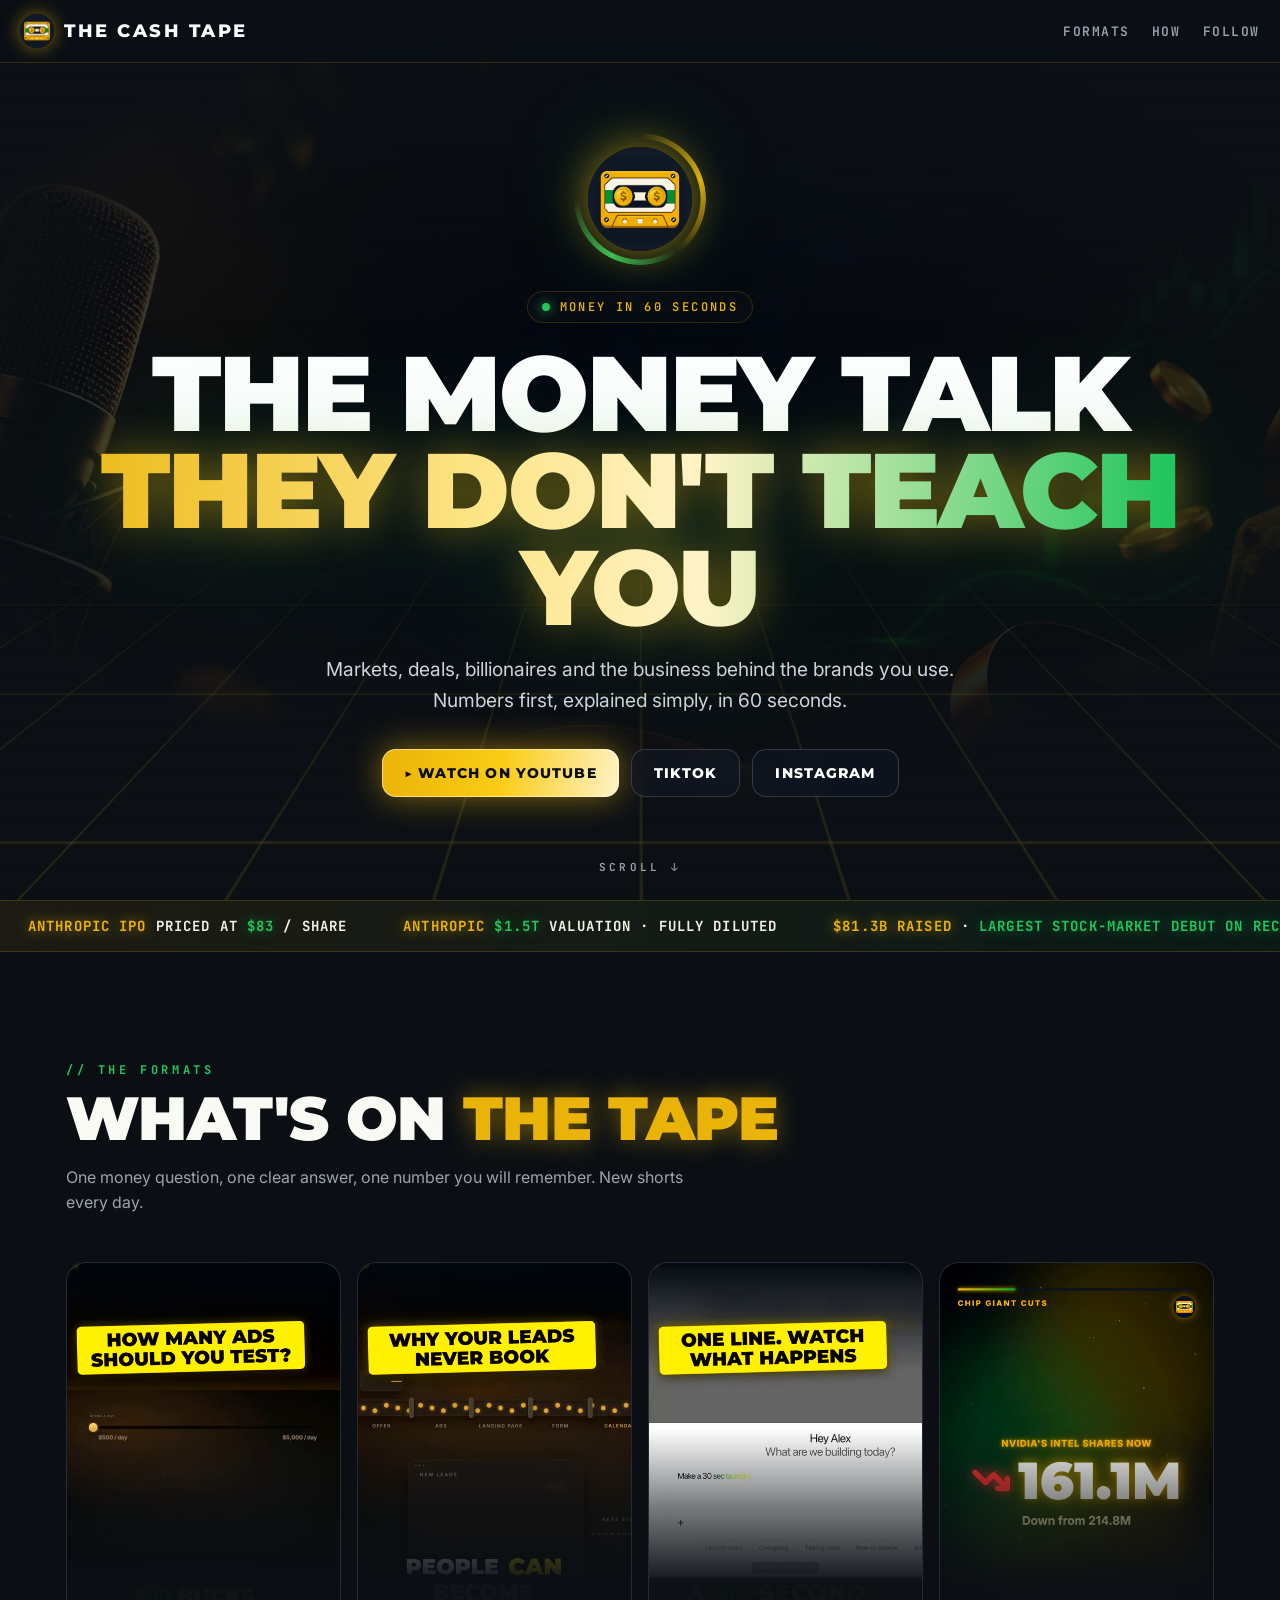
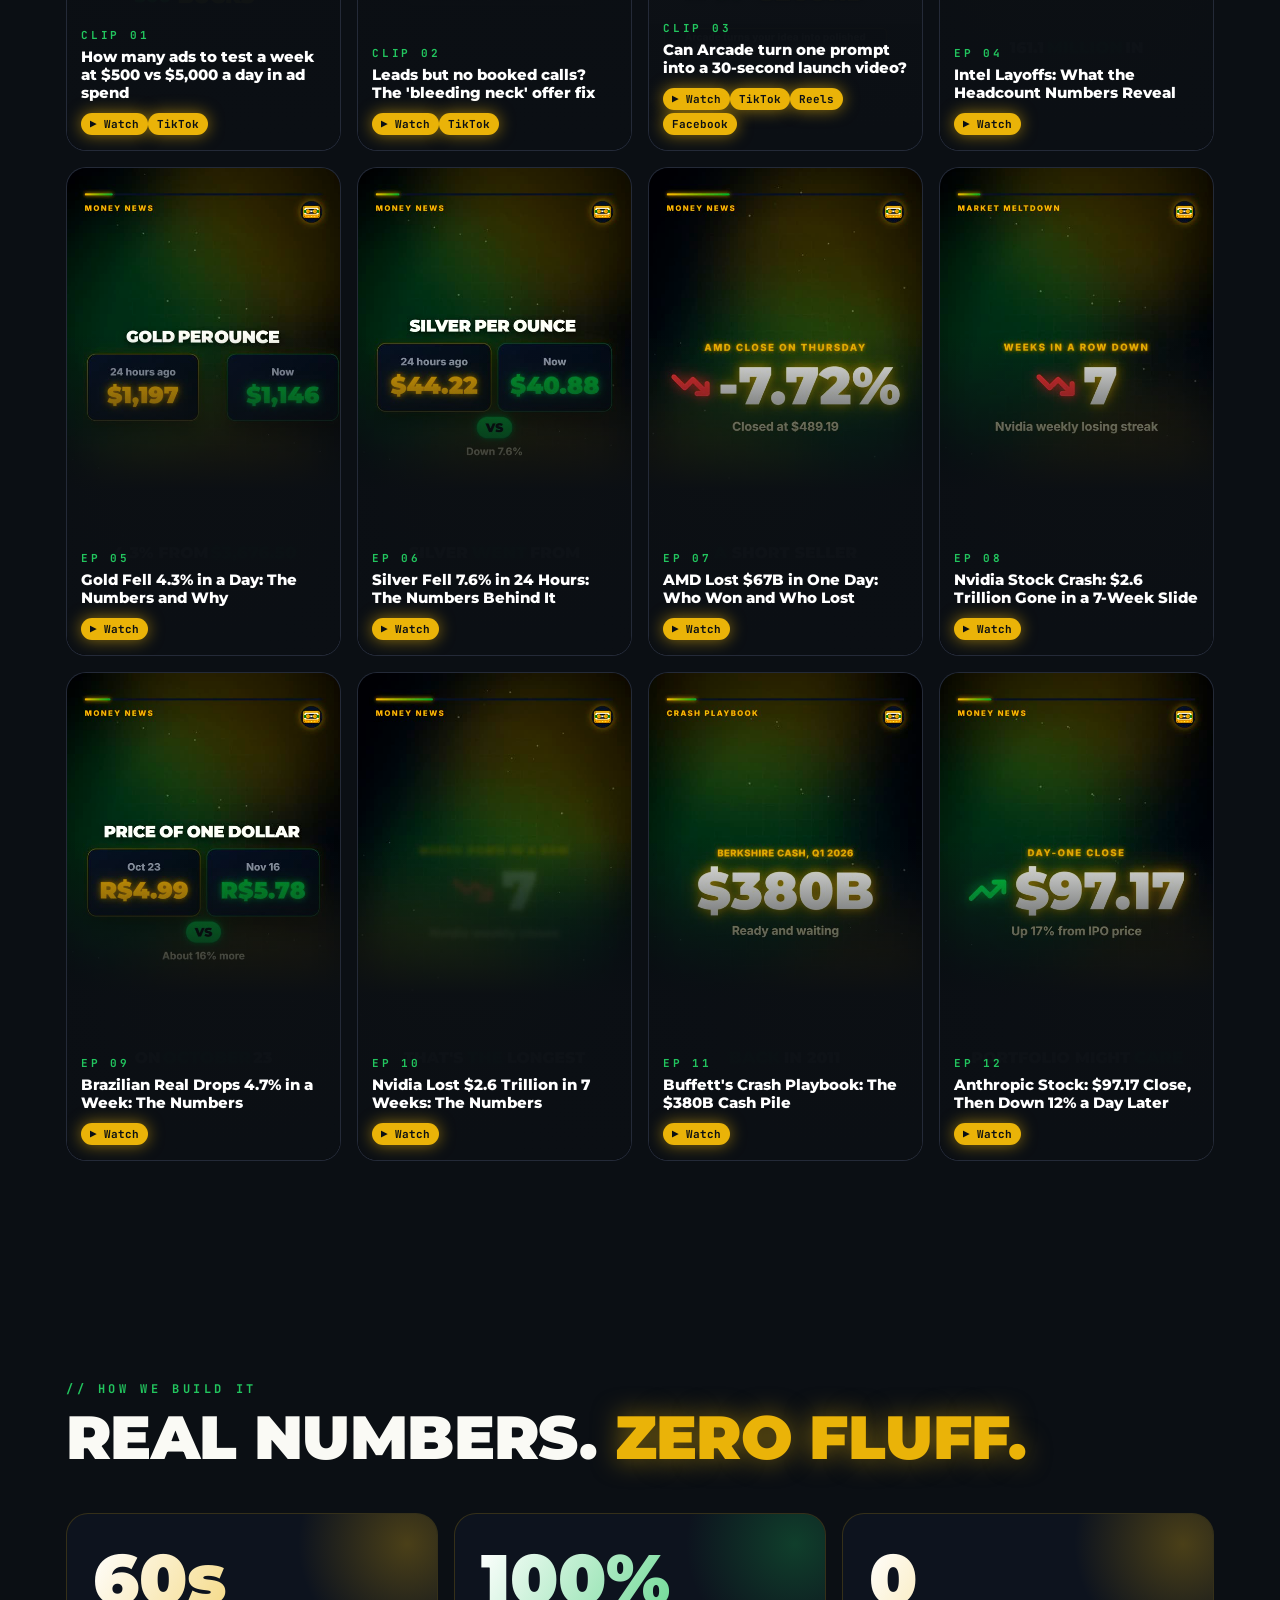
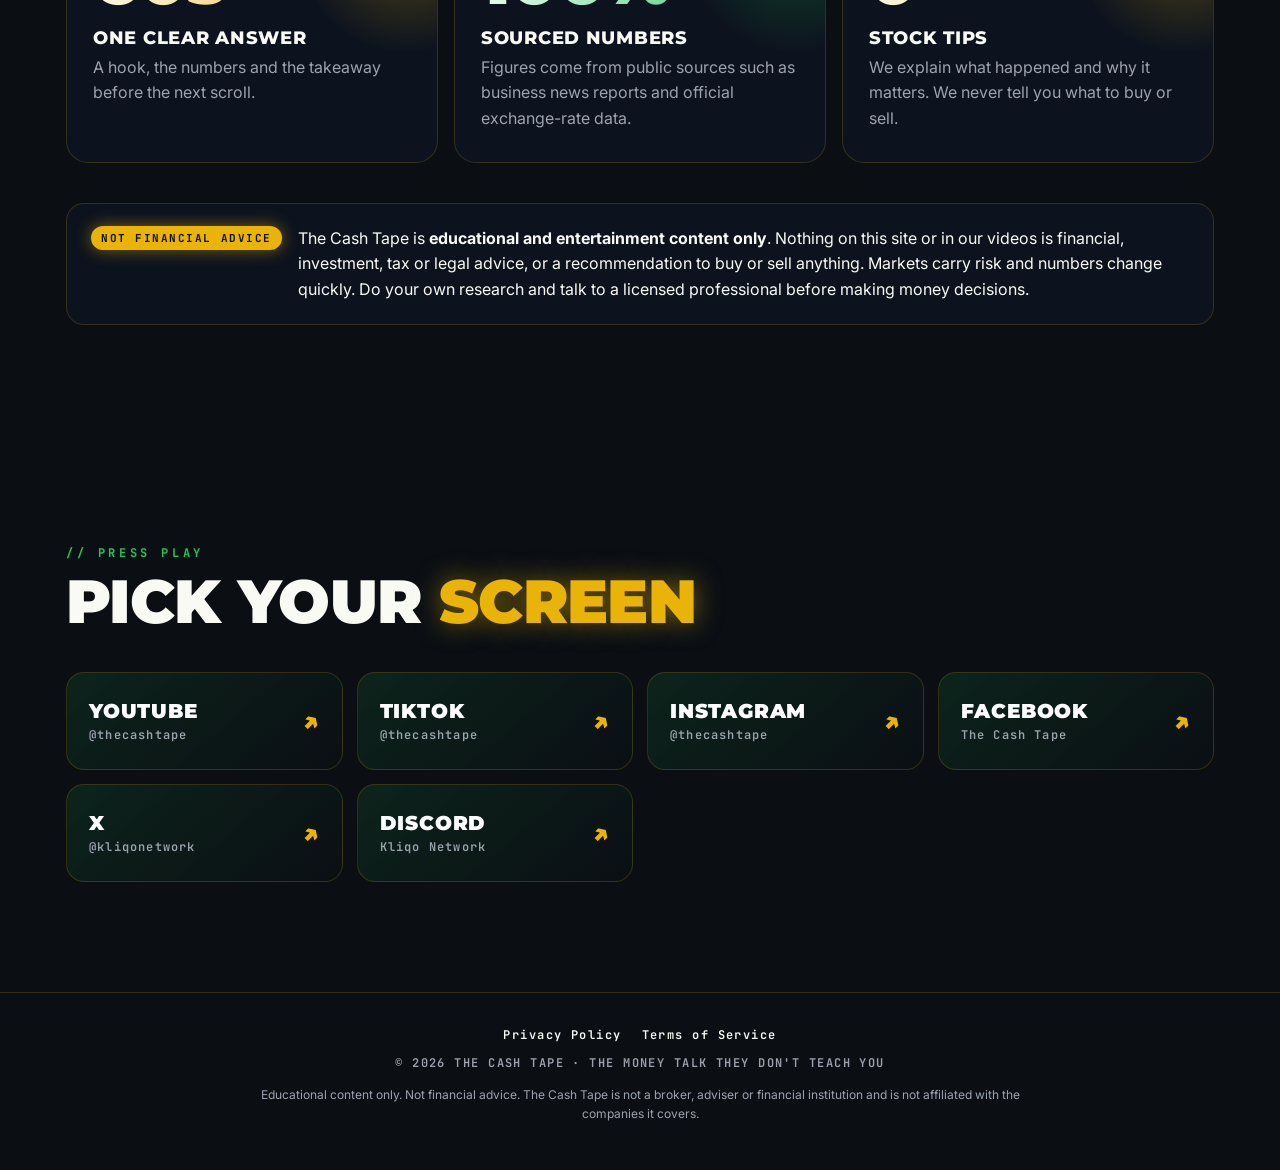
<file: index.html>
<!doctype html>
<html lang="en">
<head>
<meta charset="utf-8">
<meta name="viewport" content="width=device-width, initial-scale=1">
<title>The Cash Tape</title>
<meta name="description" content="The money talk they don't teach you, in 60 seconds. Markets, business and money stories on YouTube, TikTok, Instagram and Facebook. Educational only, not financial advice.">
<meta name="theme-color" content="#0B0F14">
<meta property="og:title" content="The Cash Tape">
<meta property="og:description" content="The money talk they don't teach you, in 60 seconds.">
<meta property="og:image" content="https://infnitycompany-collab.github.io/cashtape/img/hero.webp">
<link rel="icon" href="logo.png">
<link rel="preconnect" href="https://fonts.googleapis.com">
<link rel="preconnect" href="https://fonts.gstatic.com" crossorigin>
<link href="https://fonts.googleapis.com/css2?family=Montserrat:wght@800;900&family=Inter:wght@400;600&family=JetBrains+Mono:wght@600;700&display=swap" rel="stylesheet">
<link rel="stylesheet" href="style.css">
</head>
<body>

<header class="bar">
  <a class="brand" href="#top"><img src="img/logo.webp" alt="">THE CASH TAPE</a>
  <nav><a href="#formats">Formats</a><a href="#how">How</a><a href="#follow">Follow</a></nav>
</header>

<section class="hero" id="top">
  <div class="grid-floor"></div>
  <div class="scan"></div>
  <div>
    <div class="orb"><img src="img/logo.webp" alt="The Cash Tape logo"></div>
    <span class="eyebrow"><i></i>Money in 60 seconds</span>
    <h1>The money talk<span class="hdr">they don't teach you</span></h1>
    <p class="lead">Markets, deals, billionaires and the business behind the brands you use. Numbers first, explained simply, in 60 seconds.</p>
    <div class="cta">
      <a class="btn primary" href="https://www.youtube.com/channel/UCwDyGBjPBko_zP_C7HvWenQ">▶ Watch on YouTube</a>
      <a class="btn" href="https://www.tiktok.com/@thecashtape">TikTok</a>
      <a class="btn" href="https://www.instagram.com/thecashtape/">Instagram</a>
    </div>
  </div>
  <div class="scroll-hint">SCROLL ↓</div>
</section>

<div class="ticker" aria-label="Facts from our episodes">
  <div class="ticker-track">
    <span><b>ANTHROPIC IPO</b> PRICED AT <em>$83</em> / SHARE</span>
    <span><b>ANTHROPIC</b> <em>$1.5T</em> VALUATION · FULLY DILUTED</span>
    <span><b>$81.3B RAISED</b> · <em>LARGEST STOCK-MARKET DEBUT ON RECORD</em></span>
    <span><b>NASDAQ TICKER</b> <em>ANT</em></span>
    <span><b>BRAZILIAN REAL</b> <em>-4.7%</em> VS USD · NOV 11-18</span>
    <span><b>NOT FINANCIAL ADVICE</b> · <em>EDUCATIONAL ONLY</em></span>
    <span aria-hidden="true"><b>ANTHROPIC IPO</b> PRICED AT <em>$83</em> / SHARE</span>
    <span aria-hidden="true"><b>ANTHROPIC</b> <em>$1.5T</em> VALUATION · FULLY DILUTED</span>
    <span aria-hidden="true"><b>$81.3B RAISED</b> · <em>LARGEST STOCK-MARKET DEBUT ON RECORD</em></span>
    <span aria-hidden="true"><b>NASDAQ TICKER</b> <em>ANT</em></span>
    <span aria-hidden="true"><b>BRAZILIAN REAL</b> <em>-4.7%</em> VS USD · NOV 11-18</span>
    <span aria-hidden="true"><b>NOT FINANCIAL ADVICE</b> · <em>EDUCATIONAL ONLY</em></span>
  </div>
</div>

<section id="formats">
  <div class="wrap">
    <div class="reveal">
      <div class="kicker">// The formats</div>
      <h2>What's on <span>the tape</span></h2>
      <p class="sub">One money question, one clear answer, one number you will remember. New shorts every day.</p>
    </div>
    <div class="eps">
      <a class="ep reveal" href="https://www.youtube.com/shorts/ASxbcXgwhzQ">
        <img src="img/ep_ASxbcXgwhzQ.jpg" alt="" loading="lazy">
        <div class="meta"><div class="num">CLIP 01</div><h3>How many ads to test a week at $500 vs $5,000 a day in ad spend</h3><span class="chip">▶ Watch</span><span class="chip">TikTok</span></div>
      </a>
      <a class="ep reveal" href="https://www.youtube.com/shorts/fEcH7XZ_js8">
        <img src="img/ep_fEcH7XZ_js8.jpg" alt="" loading="lazy">
        <div class="meta"><div class="num">CLIP 02</div><h3>Leads but no booked calls? The &#x27;bleeding neck&#x27; offer fix</h3><span class="chip">▶ Watch</span><span class="chip">TikTok</span></div>
      </a>
      <a class="ep reveal" href="https://www.youtube.com/shorts/DKPqQKjikF0">
        <img src="img/ep_DKPqQKjikF0.jpg" alt="" loading="lazy">
        <div class="meta"><div class="num">CLIP 03</div><h3>Can Arcade turn one prompt into a 30-second launch video?</h3><span class="chip">▶ Watch</span><span class="chip">TikTok</span><span class="chip">Reels</span><span class="chip">Facebook</span></div>
      </a>
      <a class="ep reveal" href="https://www.youtube.com/shorts/YFsiQZAW01E">
        <img src="img/ep_YFsiQZAW01E.jpg" alt="" loading="lazy">
        <div class="meta"><div class="num">EP 04</div><h3>Intel Layoffs: What the Headcount Numbers Reveal</h3><span class="chip">▶ Watch</span></div>
      </a>
      <a class="ep reveal" href="https://www.youtube.com/shorts/TCr8iJuz5xo">
        <img src="img/ep_TCr8iJuz5xo.jpg" alt="" loading="lazy">
        <div class="meta"><div class="num">EP 05</div><h3>Gold Fell 4.3% in a Day: The Numbers and Why</h3><span class="chip">▶ Watch</span></div>
      </a>
      <a class="ep reveal" href="https://www.youtube.com/shorts/4ctaHb4W8jg">
        <img src="img/ep_4ctaHb4W8jg.jpg" alt="" loading="lazy">
        <div class="meta"><div class="num">EP 06</div><h3>Silver Fell 7.6% in 24 Hours: The Numbers Behind It</h3><span class="chip">▶ Watch</span></div>
      </a>
      <a class="ep reveal" href="https://www.youtube.com/shorts/GrHqUVmEe0g">
        <img src="img/ep_GrHqUVmEe0g.jpg" alt="" loading="lazy">
        <div class="meta"><div class="num">EP 07</div><h3>AMD Lost $67B in One Day: Who Won and Who Lost</h3><span class="chip">▶ Watch</span></div>
      </a>
      <a class="ep reveal" href="https://www.youtube.com/shorts/_4Wm9TIyMEQ">
        <img src="img/ep__4Wm9TIyMEQ.jpg" alt="" loading="lazy">
        <div class="meta"><div class="num">EP 08</div><h3>Nvidia Stock Crash: $2.6 Trillion Gone in a 7-Week Slide</h3><span class="chip">▶ Watch</span></div>
      </a>
      <a class="ep reveal" href="https://www.youtube.com/shorts/OWYfmHqlL4U">
        <img src="img/ep_OWYfmHqlL4U.jpg" alt="" loading="lazy">
        <div class="meta"><div class="num">EP 09</div><h3>Brazilian Real Drops 4.7% in a Week: The Numbers</h3><span class="chip">▶ Watch</span></div>
      </a>
      <a class="ep reveal" href="https://www.youtube.com/shorts/XjAAr4kDPGA">
        <img src="img/ep_XjAAr4kDPGA.jpg" alt="" loading="lazy">
        <div class="meta"><div class="num">EP 10</div><h3>Nvidia Lost $2.6 Trillion in 7 Weeks: The Numbers</h3><span class="chip">▶ Watch</span></div>
      </a>
      <a class="ep reveal" href="https://www.youtube.com/shorts/gRdf015Y4A8">
        <img src="img/ep_gRdf015Y4A8.jpg" alt="" loading="lazy">
        <div class="meta"><div class="num">EP 11</div><h3>Buffett&#x27;s Crash Playbook: The $380B Cash Pile</h3><span class="chip">▶ Watch</span></div>
      </a>
      <a class="ep reveal" href="https://www.youtube.com/shorts/xqh6WpBowNA">
        <img src="img/ep_xqh6WpBowNA.jpg" alt="" loading="lazy">
        <div class="meta"><div class="num">EP 12</div><h3>Anthropic Stock: $97.17 Close, Then Down 12% a Day Later</h3><span class="chip">▶ Watch</span></div>
      </a>
    </div>
  </div>
</section>

<section id="how">
  <div class="wrap">
    <div class="reveal">
      <div class="kicker">// How we build it</div>
      <h2>Real numbers. <span>Zero fluff.</span></h2>
    </div>
    <div class="stats">
      <div class="stat reveal"><div class="big">60s</div><h3>One clear answer</h3><p>A hook, the numbers and the takeaway before the next scroll.</p></div>
      <div class="stat reveal"><div class="big">100%</div><h3>Sourced numbers</h3><p>Figures come from public sources such as business news reports and official exchange-rate data.</p></div>
      <div class="stat reveal"><div class="big">0</div><h3>Stock tips</h3><p>We explain what happened and why it matters. We never tell you what to buy or sell.</p></div>
    </div>
    <div class="notice reveal" role="note">
      <b>Not financial advice</b>
      <p>The Cash Tape is <strong>educational and entertainment content only</strong>. Nothing on this site or in our videos is
      financial, investment, tax or legal advice, or a recommendation to buy or sell anything. Markets carry risk and numbers change
      quickly. Do your own research and talk to a licensed professional before making money decisions.</p>
    </div>
  </div>
</section>

<section id="follow">
  <div class="wrap">
    <div class="reveal">
      <div class="kicker">// Press play</div>
      <h2>Pick your <span>screen</span></h2>
    </div>
    <div class="plats">
      <a class="plat reveal" href="https://www.youtube.com/channel/UCwDyGBjPBko_zP_C7HvWenQ"><span>YouTube<small>@thecashtape</small></span><span class="arrow">↗</span></a>
      <a class="plat reveal" href="https://www.tiktok.com/@thecashtape"><span>TikTok<small>@thecashtape</small></span><span class="arrow">↗</span></a>
      <a class="plat reveal" href="https://www.instagram.com/thecashtape/"><span>Instagram<small>@thecashtape</small></span><span class="arrow">↗</span></a>
      <a class="plat reveal" href="https://www.facebook.com/profile.php?id=61596690270419"><span>Facebook<small>The Cash Tape</small></span><span class="arrow">↗</span></a>
      <a class="plat reveal" href="https://x.com/kliqonetwork"><span>X<small>@kliqonetwork</small></span><span class="arrow">↗</span></a>
      <a class="plat reveal" href="https://discord.gg/Bvebma6bkj"><span>Discord<small>Kliqo Network</small></span><span class="arrow">↗</span></a>
    </div>
  </div>
</section>

<footer>
  <a href="privacy.html">Privacy Policy</a><a href="terms.html">Terms of Service</a>
  <p>© 2026 THE CASH TAPE · THE MONEY TALK THEY DON'T TEACH YOU</p>
  <p class="note">Educational content only. Not financial advice. The Cash Tape is not a broker, adviser or financial institution and is not
  affiliated with the companies it covers.</p>
</footer>

<script>
  // Reveal on scroll. Elements are only hidden once this script has added the .js class.
  document.documentElement.classList.add('js');
  const els = document.querySelectorAll('.reveal');
  if ('IntersectionObserver' in window) {
    const io = new IntersectionObserver(es => es.forEach(e => { if (e.isIntersecting) { e.target.classList.add('in'); io.unobserve(e.target); } }),
                                        { threshold: .12 });
    els.forEach(el => io.observe(el));
  } else { els.forEach(el => el.classList.add('in')); }
</script>
</body>
</html>
</file>
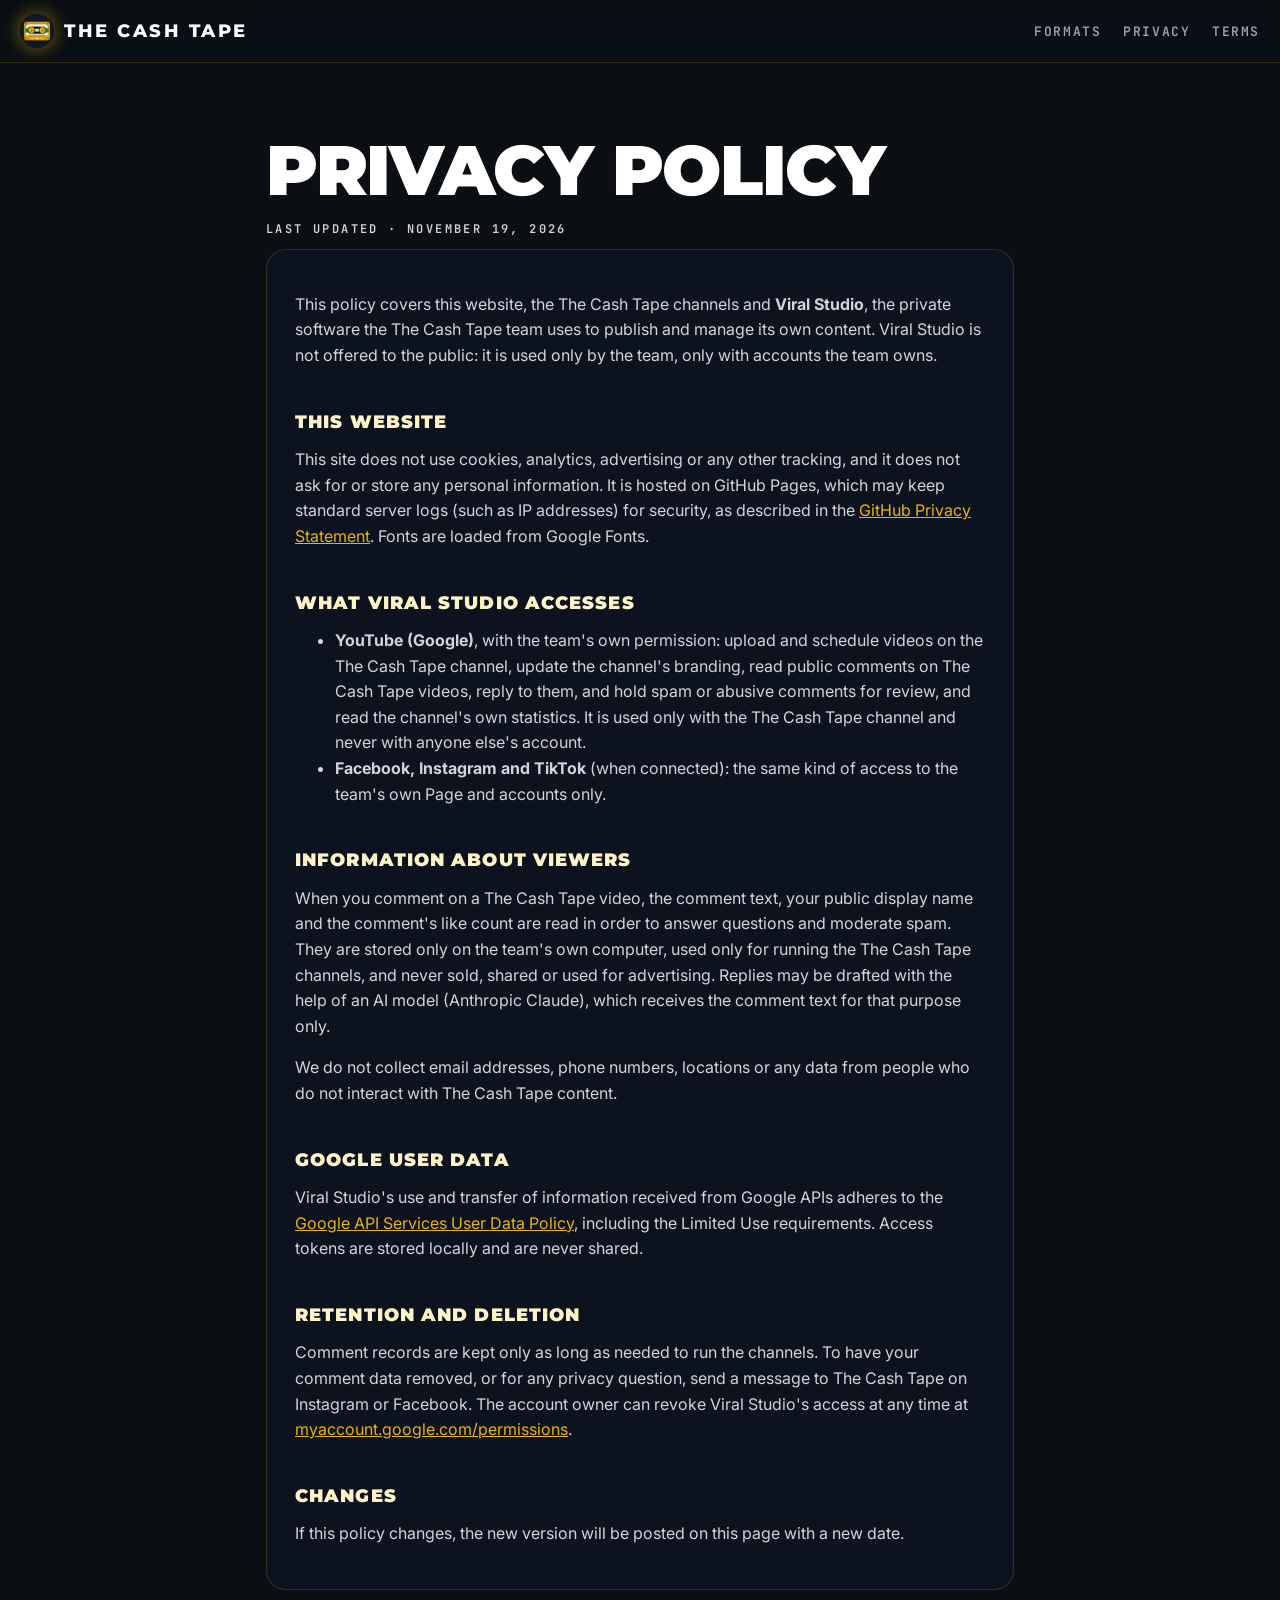
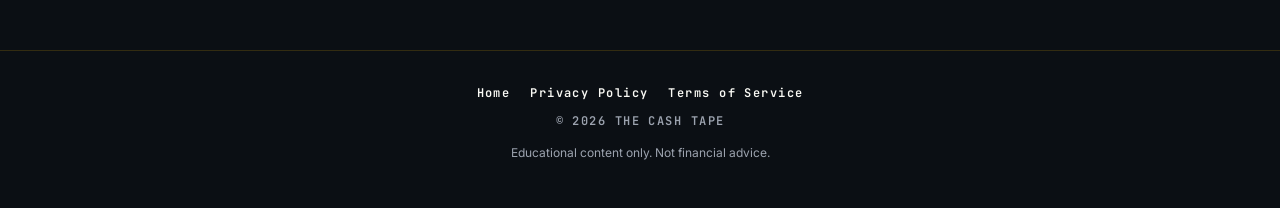
<file: privacy.html>
<!doctype html>
<html lang="en">
<head>
<meta charset="utf-8">
<meta name="viewport" content="width=device-width, initial-scale=1">
<title>Privacy Policy · The Cash Tape</title>
<link rel="icon" href="logo.png">
<link rel="preconnect" href="https://fonts.googleapis.com">
<link rel="preconnect" href="https://fonts.gstatic.com" crossorigin>
<link href="https://fonts.googleapis.com/css2?family=Montserrat:wght@800;900&family=Inter:wght@400;600&family=JetBrains+Mono:wght@600;700&display=swap" rel="stylesheet">
<link rel="stylesheet" href="style.css">
<meta name="theme-color" content="#0B0F14">
</head>
<body>
<header class="bar">
  <a class="brand" href="index.html"><img src="img/logo.webp" alt="">THE CASH TAPE</a>
  <nav><a href="index.html#formats">Formats</a><a href="privacy.html">Privacy</a><a href="terms.html">Terms</a></nav>
</header>
<main class="doc">
<h1>Privacy Policy</h1>
<p class="updated">Last updated · November 19, 2026</p>
<div class="card">
<p>This policy covers this website, the The Cash Tape channels and <strong>Viral Studio</strong>, the private software the The Cash Tape team
uses to publish and manage its own content. Viral Studio is not offered to the public: it is used only by the team,
only with accounts the team owns.</p>

<h2>This website</h2>
<p>This site does not use cookies, analytics, advertising or any other tracking, and it does not ask for or store any personal
information. It is hosted on GitHub Pages, which may keep standard server logs (such as IP addresses) for security, as described in the
<a href="https://docs.github.com/en/site-policy/privacy-policies/github-general-privacy-statement">GitHub Privacy Statement</a>.
Fonts are loaded from Google Fonts.</p>

<h2>What Viral Studio accesses</h2>
<ul>
  <li><strong>YouTube (Google)</strong>, with the team's own permission: upload and schedule videos on the The Cash Tape
      channel, update the channel's branding, read public comments on The Cash Tape videos, reply to them, and hold spam
      or abusive comments for review, and read the channel's own statistics. It is used only with the The Cash Tape
      channel and never with anyone else's account.</li>
  <li><strong>Facebook, Instagram and TikTok</strong> (when connected): the same kind of access to the team's own
      Page and accounts only.</li>
</ul>

<h2>Information about viewers</h2>
<p>When you comment on a The Cash Tape video, the comment text, your public display name and the comment's like count
are read in order to answer questions and moderate spam. They are stored only on the team's own computer, used only
for running the The Cash Tape channels, and never sold, shared or used for advertising. Replies may be drafted with the
help of an AI model (Anthropic Claude), which receives the comment text for that purpose only.</p>
<p>We do not collect email addresses, phone numbers, locations or any data from people who do not interact with
The Cash Tape content.</p>

<h2>Google user data</h2>
<p>Viral Studio's use and transfer of information received from Google APIs adheres to the
<a href="https://developers.google.com/terms/api-services-user-data-policy">Google API Services User Data Policy</a>,
including the Limited Use requirements. Access tokens are stored locally and are never shared.</p>

<h2>Retention and deletion</h2>
<p>Comment records are kept only as long as needed to run the channels. To have your comment data removed, or for any
privacy question, send a message to The Cash Tape on Instagram or Facebook. The account owner can revoke Viral Studio's
access at any time at <a href="https://myaccount.google.com/permissions">myaccount.google.com/permissions</a>.</p>

<h2>Changes</h2>
<p>If this policy changes, the new version will be posted on this page with a new date.</p>
</div>
</main>
<footer><a href="index.html">Home</a><a href="privacy.html">Privacy Policy</a><a href="terms.html">Terms of Service</a><p>© 2026 THE CASH TAPE</p><p class="note">Educational content only. Not financial advice.</p></footer>
</body>
</html>
</file>
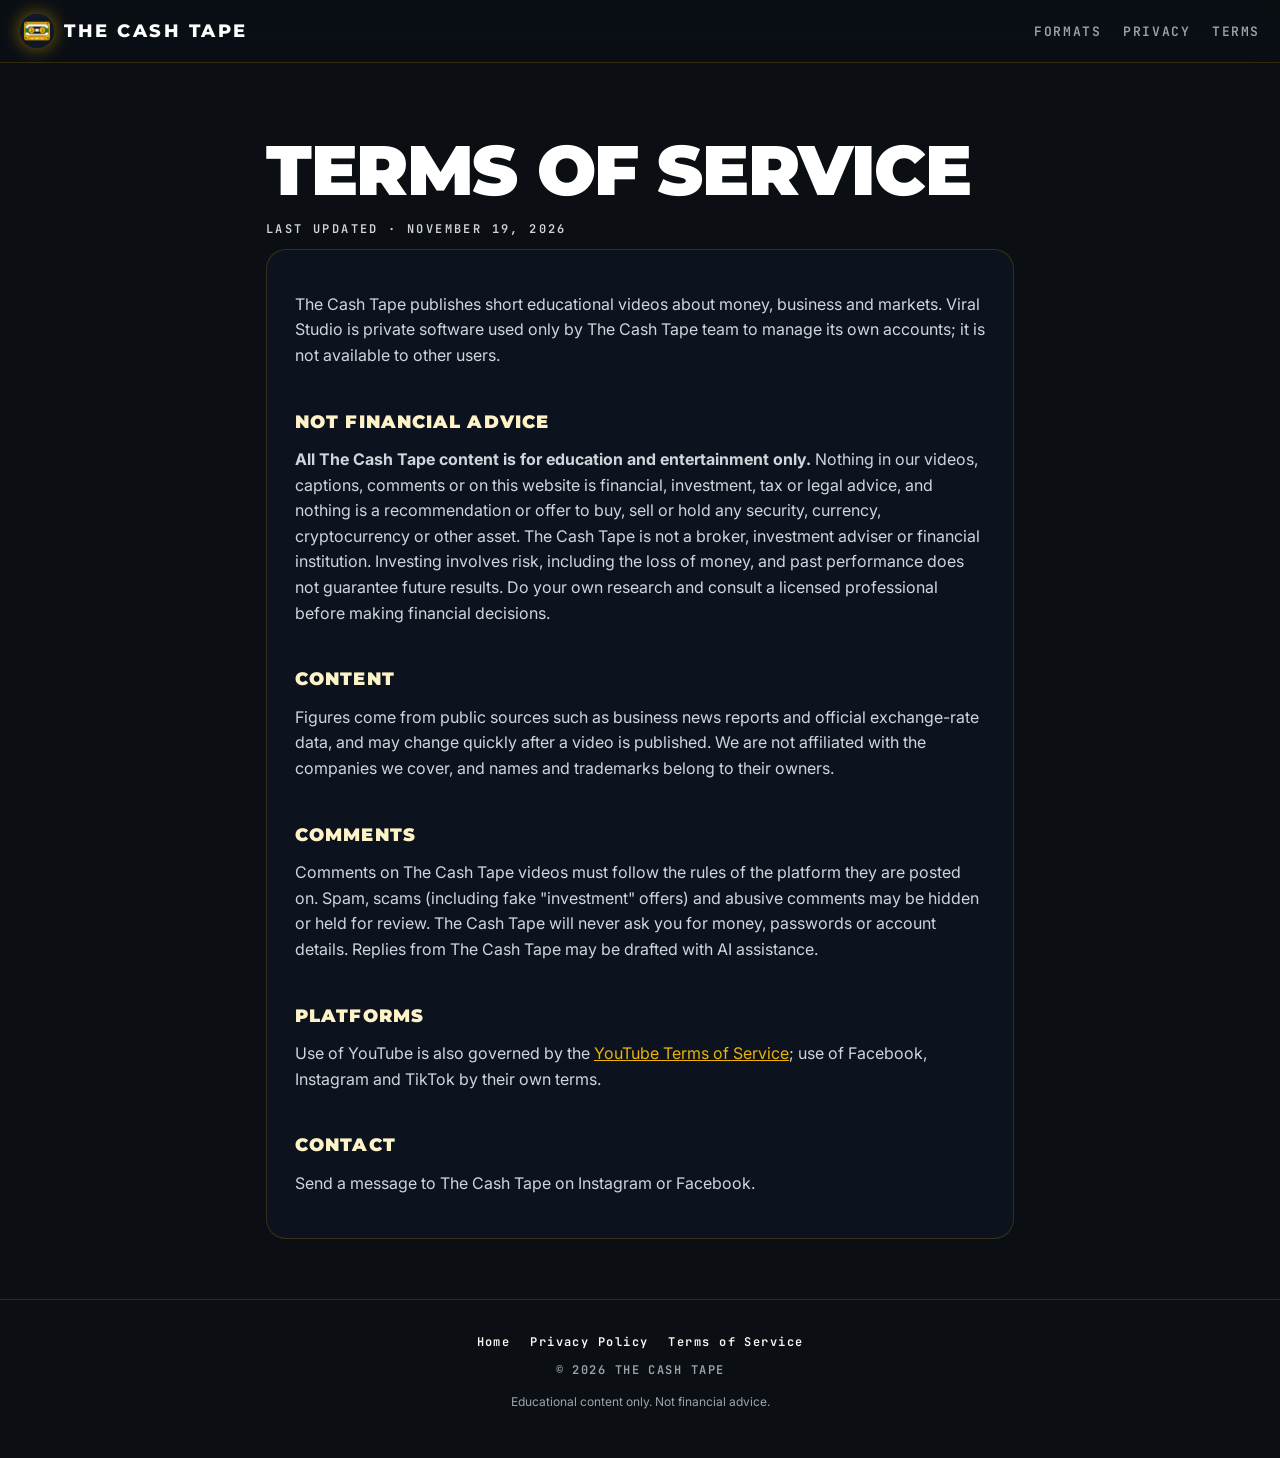
<file: terms.html>
<!doctype html>
<html lang="en">
<head>
<meta charset="utf-8">
<meta name="viewport" content="width=device-width, initial-scale=1">
<title>Terms of Service · The Cash Tape</title>
<link rel="icon" href="logo.png">
<link rel="preconnect" href="https://fonts.googleapis.com">
<link rel="preconnect" href="https://fonts.gstatic.com" crossorigin>
<link href="https://fonts.googleapis.com/css2?family=Montserrat:wght@800;900&family=Inter:wght@400;600&family=JetBrains+Mono:wght@600;700&display=swap" rel="stylesheet">
<link rel="stylesheet" href="style.css">
<meta name="theme-color" content="#0B0F14">
</head>
<body>
<header class="bar">
  <a class="brand" href="index.html"><img src="img/logo.webp" alt="">THE CASH TAPE</a>
  <nav><a href="index.html#formats">Formats</a><a href="privacy.html">Privacy</a><a href="terms.html">Terms</a></nav>
</header>
<main class="doc">
<h1>Terms of Service</h1>
<p class="updated">Last updated · November 19, 2026</p>
<div class="card">
<p>The Cash Tape publishes short educational videos about money, business and markets. Viral Studio is private software used
only by The Cash Tape team to manage its own accounts; it is not available to other users.</p>
<h2>Not financial advice</h2>
<p><strong>All The Cash Tape content is for education and entertainment only.</strong> Nothing in our videos, captions, comments
or on this website is financial, investment, tax or legal advice, and nothing is a recommendation or offer to buy, sell or hold any
security, currency, cryptocurrency or other asset. The Cash Tape is not a broker, investment adviser or financial institution.
Investing involves risk, including the loss of money, and past performance does not guarantee future results. Do your own research
and consult a licensed professional before making financial decisions.</p>
<h2>Content</h2>
<p>Figures come from public sources such as business news reports and official exchange-rate data, and may change quickly after
a video is published. We are not affiliated with the companies we cover, and names and trademarks belong to their owners.</p>
<h2>Comments</h2>
<p>Comments on The Cash Tape videos must follow the rules of the platform they are posted on. Spam, scams (including
fake "investment" offers) and abusive comments may be hidden or held for review. The Cash Tape will never ask you for money,
passwords or account details. Replies from The Cash Tape may be drafted with AI assistance.</p>
<h2>Platforms</h2>
<p>Use of YouTube is also governed by the <a href="https://www.youtube.com/t/terms">YouTube Terms of Service</a>;
use of Facebook, Instagram and TikTok by their own terms.</p>
<h2>Contact</h2>
<p>Send a message to The Cash Tape on Instagram or Facebook.</p>
</div>
</main>
<footer><a href="index.html">Home</a><a href="privacy.html">Privacy Policy</a><a href="terms.html">Terms of Service</a><p>© 2026 THE CASH TAPE</p><p class="note">Educational content only. Not financial advice.</p></footer>
</body>
</html>
</file>
<file: style.css>
/* The Cash Tape — HDR / future look. Deep black, gold + money-green bloom, bold type. */
:root {
  --bg: #0B0F14;
  --bg2: #111827;
  --navy: #111827;
  --green: #16A34A;
  --neon: #EAB308;
  --coral: #22C55E;
  --sand: #FEF3C7;
  --ink: #FAFAF5;
  --muted: #9CA3AF;
  --line: rgba(234, 179, 8, .18);
  --glass: rgba(17, 24, 39, .55);
  --display: "Montserrat", system-ui, sans-serif;
  --body: "Inter", system-ui, -apple-system, "Segoe UI", sans-serif;
  --mono: "JetBrains Mono", ui-monospace, "Cascadia Code", Consolas, monospace;
}
* { box-sizing: border-box; }
html { scroll-behavior: smooth; }
body {
  margin: 0; background: var(--bg); color: var(--ink);
  font: 16px/1.6 var(--body); -webkit-font-smoothing: antialiased; overflow-x: hidden;
}
a { color: var(--neon); }
img { display: block; max-width: 100%; }
.wrap { width: 100%; max-width: 1180px; margin: 0 auto; padding: 0 16px; }

/* ---------- top bar ---------- */
.bar {
  position: fixed; inset: 0 0 auto; z-index: 20; display: flex; align-items: center; justify-content: space-between;
  padding: 14px 20px; backdrop-filter: blur(14px) saturate(160%); -webkit-backdrop-filter: blur(14px) saturate(160%);
  background: linear-gradient(to bottom, rgba(11, 15, 20, .85), rgba(11, 15, 20, .35)); border-bottom: 1px solid var(--line);
}
.brand { display: flex; align-items: center; gap: 10px; color: #fff; text-decoration: none;
         font: 800 18px/1 var(--display); letter-spacing: .14em; }
.brand img { width: 34px; height: 34px; border-radius: 50%; box-shadow: 0 0 18px rgba(234, 179, 8, .55); }
.bar nav { display: flex; gap: 22px; }
.bar nav a { color: var(--muted); text-decoration: none; font: 600 13px var(--mono); letter-spacing: .12em; text-transform: uppercase; }
.bar nav a:hover { color: var(--neon); }

/* ---------- hero ---------- */
.hero {
  position: relative; min-height: 100svh; display: grid; place-items: center; text-align: center;
  padding: 120px 16px 90px; isolation: isolate; overflow: hidden;
}
.hero::before { /* the glowing world map */
  content: ""; position: absolute; inset: -4%; z-index: -3;
  background: url("img/hero.webp") center / cover no-repeat;
  filter: saturate(1.5) contrast(1.15) brightness(.9);
  animation: drift 40s ease-in-out infinite alternate;
}
.hero::after { /* vignette + fade into page */
  content: ""; position: absolute; inset: 0; z-index: -2;
  background:
    radial-gradient(ellipse 60% 45% at 50% 45%, rgba(11, 15, 20, .15), rgba(11, 15, 20, .82) 70%, var(--bg) 100%),
    linear-gradient(to bottom, rgba(11, 15, 20, .2), transparent 30%, transparent 70%, var(--bg));
}
.grid-floor {
  position: absolute; left: -50%; right: -50%; bottom: -10%; height: 55%; z-index: -1; opacity: .55;
  background:
    repeating-linear-gradient(90deg, rgba(234, 179, 8, .35) 0 1px, transparent 1px 80px),
    repeating-linear-gradient(0deg, rgba(234, 179, 8, .35) 0 1px, transparent 1px 80px);
  transform: perspective(520px) rotateX(64deg); transform-origin: center top;
  mask-image: linear-gradient(to top, #000 10%, transparent 85%);
  -webkit-mask-image: linear-gradient(to top, #000 10%, transparent 85%);
  animation: floor 6s linear infinite;
}
.scan {
  position: absolute; inset: 0; z-index: -1; pointer-events: none; opacity: .18;
  background: repeating-linear-gradient(0deg, rgba(255, 255, 255, .06) 0 1px, transparent 1px 3px);
}
.orb { position: relative; width: 132px; height: 132px; margin: 0 auto 26px; }
.orb img { position: absolute; inset: 14px; width: 104px; height: 104px; border-radius: 50%;
           box-shadow: 0 0 40px rgba(234, 179, 8, .6), 0 0 90px rgba(22, 163, 74, .25); }
.orb::before { content: ""; position: absolute; inset: 0; border-radius: 50%;
               background: conic-gradient(from 0deg, transparent, var(--neon), transparent 40%, var(--coral), transparent 75%);
               -webkit-mask: radial-gradient(circle, transparent 60px, #000 61px, #000 66px, transparent 67px);
               mask: radial-gradient(circle, transparent 60px, #000 61px, #000 66px, transparent 67px);
               animation: spin 6s linear infinite; }
.eyebrow { display: inline-flex; align-items: center; gap: 10px; padding: 7px 14px; border: 1px solid var(--line);
           border-radius: 999px; background: rgba(11, 15, 20, .55); color: var(--neon);
           font: 600 12px var(--mono); letter-spacing: .2em; text-transform: uppercase; }
.eyebrow i { width: 8px; height: 8px; border-radius: 50%; background: var(--coral);
             box-shadow: 0 0 12px var(--coral); animation: pulse 1.6s ease-in-out infinite; }
h1 {
  margin: 22px 0 18px; font: 900 clamp(2.6rem, 8.4vw, 6.6rem)/.92 var(--display); letter-spacing: -.02em;
  text-transform: uppercase; color: #fff;
}
h1 .hdr {
  display: block; background: linear-gradient(92deg, var(--neon) 0%, #fde68a 38%, var(--sand) 55%, var(--coral) 92%);
  -webkit-background-clip: text; background-clip: text; color: transparent;
  filter: drop-shadow(0 0 22px rgba(234, 179, 8, .45)) drop-shadow(0 0 60px rgba(22, 163, 74, .25));
}
.lead { max-width: 640px; margin: 0 auto; color: #d1d5db; font-size: clamp(1rem, 2.1vw, 1.2rem); }
.cta { display: flex; flex-wrap: wrap; justify-content: center; gap: 12px; margin-top: 34px; }
.btn {
  display: inline-flex; align-items: center; gap: 10px; padding: 14px 22px; border-radius: 14px; text-decoration: none;
  font: 800 14px var(--display); letter-spacing: .08em; text-transform: uppercase; color: #fff;
  border: 1px solid rgba(255, 255, 255, .16); background: var(--glass);
  backdrop-filter: blur(10px); -webkit-backdrop-filter: blur(10px);
  transition: transform .2s, box-shadow .2s, border-color .2s;
}
.btn:hover { transform: translateY(-2px); border-color: var(--neon); box-shadow: 0 0 28px rgba(234, 179, 8, .35); }
.btn.primary { color: #0B0F14; border: 0; background: linear-gradient(100deg, var(--neon), #facc15 50%, var(--sand));
               box-shadow: 0 0 34px rgba(234, 179, 8, .55), inset 0 0 0 1px rgba(255, 255, 255, .5); }
.btn.primary:hover { box-shadow: 0 0 50px rgba(234, 179, 8, .8); }
.scroll-hint { position: absolute; bottom: 26px; left: 50%; transform: translateX(-50%); color: var(--muted);
               font: 600 11px var(--mono); letter-spacing: .3em; }

/* ---------- ticker ---------- */
.ticker { position: relative; overflow: hidden; border-block: 1px solid var(--line);
          background: linear-gradient(90deg, rgba(234, 179, 8, .08), rgba(22, 163, 74, .08)); }
.ticker-track { display: flex; width: max-content; animation: tick 48s linear infinite; }
.ticker span { padding: 16px 28px; white-space: nowrap; font: 700 14px var(--mono); letter-spacing: .08em; color: #f3f1e6; }
.ticker b { color: var(--neon); text-shadow: 0 0 14px rgba(234, 179, 8, .7); }
.ticker em { font-style: normal; color: var(--coral); text-shadow: 0 0 14px rgba(22, 163, 74, .7); }

/* ---------- sections ---------- */
section { padding: 110px 0; }
.kicker { font: 700 12px var(--mono); letter-spacing: .3em; color: var(--coral); text-transform: uppercase; }
h2 { margin: 10px 0 14px; font: 900 clamp(2rem, 5.4vw, 3.8rem)/1 var(--display); text-transform: uppercase; letter-spacing: -.01em; }
h2 span { color: var(--neon); text-shadow: 0 0 26px rgba(234, 179, 8, .5); }
.sub { max-width: 620px; color: var(--muted); }

/* episodes */
.eps { display: grid; grid-template-columns: repeat(4, 1fr); gap: 16px; margin-top: 46px; }
.ep {
  position: relative; display: block; border-radius: 20px; overflow: hidden; text-decoration: none; color: #fff;
  background: var(--bg2); border: 1px solid rgba(255, 255, 255, .08); aspect-ratio: 9 / 16;
  transition: transform .35s cubic-bezier(.2, .8, .2, 1), box-shadow .35s, border-color .35s;
}
.ep img { position: absolute; inset: 0; width: 100%; height: 100%; object-fit: cover; filter: saturate(1.35) contrast(1.08);
          transition: transform .6s cubic-bezier(.2, .8, .2, 1); }
.ep::after { content: ""; position: absolute; inset: 0;
             background: linear-gradient(to top, var(--bg) 0%, rgba(11, 15, 20, .98) 34%, rgba(11, 15, 20, .55) 50%, transparent 66%); }
.ep:hover { transform: translateY(-8px); border-color: var(--neon);
            box-shadow: 0 0 0 1px var(--neon), 0 24px 60px -10px rgba(234, 179, 8, .45); }
.ep:hover img { transform: scale(1.06); }
.ep .meta { position: absolute; left: 14px; right: 14px; bottom: 14px; z-index: 1; }
.ep .num { font: 700 11px var(--mono); letter-spacing: .25em; color: var(--coral); }
.ep h3 { margin: 6px 0 8px; font: 800 15px/1.2 var(--display); }
.chip { display: inline-block; padding: 4px 9px; border-radius: 999px; font: 700 11px var(--mono);
        color: #0B0F14; background: var(--neon); box-shadow: 0 0 16px rgba(234, 179, 8, .6); }

/* stats */
.stats { display: grid; grid-template-columns: repeat(3, 1fr); gap: 16px; margin-top: 46px; }
.stat { position: relative; padding: 30px 26px; border-radius: 22px; background: var(--glass); border: 1px solid var(--line);
        overflow: hidden; }
.stat::before { content: ""; position: absolute; width: 220px; height: 220px; right: -80px; top: -80px; border-radius: 50%;
                background: radial-gradient(circle, rgba(234, 179, 8, .28), transparent 70%); }
.stat:nth-child(2)::before { background: radial-gradient(circle, rgba(22, 163, 74, .3), transparent 70%); }
.stat .big { font: 900 clamp(2.6rem, 6vw, 4.4rem)/1 var(--display);
             background: linear-gradient(120deg, #fff, var(--neon)); -webkit-background-clip: text; background-clip: text; color: transparent; }
.stat:nth-child(2) .big { background: linear-gradient(120deg, #fff, var(--coral)); -webkit-background-clip: text; background-clip: text; }
.stat h3 { margin: 12px 0 6px; font: 800 18px var(--display); text-transform: uppercase; letter-spacing: .04em; }
.stat p { margin: 0; color: var(--muted); }

/* platforms */
.plats { display: grid; grid-template-columns: repeat(4, 1fr); gap: 14px; margin-top: 40px; }
.plat { display: flex; justify-content: space-between; align-items: center; padding: 26px 22px; border-radius: 18px;
        text-decoration: none; color: #fff; background: linear-gradient(140deg, rgba(22, 163, 74, .14), rgba(11, 15, 20, .6));
        border: 1px solid var(--line); font: 900 20px var(--display); text-transform: uppercase; letter-spacing: .04em;
        transition: background .3s, box-shadow .3s, transform .3s; }
.plat small { display: block; margin-top: 4px; color: var(--muted); font: 600 12px var(--mono); letter-spacing: .1em; text-transform: none; }
.plat .arrow { font-size: 26px; color: var(--neon); transition: transform .3s; }
.plat:hover { transform: translateY(-4px); box-shadow: 0 0 40px rgba(234, 179, 8, .3);
              background: linear-gradient(140deg, rgba(234, 179, 8, .3), rgba(22, 163, 74, .16)); }
.plat:hover .arrow { transform: translate(4px, -4px); }

/* footer */
footer { border-top: 1px solid var(--line); padding: 34px 16px 46px; text-align: center; color: var(--muted);
         font: 600 12px var(--mono); letter-spacing: .12em; }
footer a { color: var(--ink); text-decoration: none; margin: 0 10px; }
footer a:hover { color: var(--neon); }

/* legal pages */
.doc { max-width: 780px; margin: 0 auto; padding: 130px 16px 60px; }
.doc h1 { font-size: clamp(2.4rem, 7vw, 4.4rem); margin-top: 8px; }
.doc h2 { font-size: 1.15rem; margin-top: 2.4em; color: var(--sand); letter-spacing: .06em; }
.doc p, .doc li { color: #d1d5db; }
.doc .card { padding: 26px 28px; border-radius: 20px; background: var(--glass); border: 1px solid var(--line); }
.updated { font: 600 12px var(--mono); letter-spacing: .2em; color: var(--coral); text-transform: uppercase; }

/* reveal */
.js .reveal { opacity: 0; transform: translateY(26px); transition: opacity .8s ease, transform .8s cubic-bezier(.2, .8, .2, 1); }
.js .reveal.in { opacity: 1; transform: none; }

@keyframes drift { from { transform: scale(1.04) translate3d(-1%, 0, 0); } to { transform: scale(1.1) translate3d(1%, -1%, 0); } }
@keyframes floor { from { background-position: 0 0, 0 0; } to { background-position: 0 0, 0 80px; } }
@keyframes spin { to { transform: rotate(360deg); } }
@keyframes pulse { 50% { opacity: .35; } }
@keyframes tick { to { transform: translateX(-50%); } }

@media (max-width: 980px) {
  .eps { grid-template-columns: repeat(2, 1fr); }
  .plats { grid-template-columns: repeat(2, 1fr); }
}
@media (max-width: 640px) {
  .bar nav { display: none; }
  section { padding: 80px 0; }
  .eps { grid-template-columns: repeat(2, 1fr); gap: 12px; }
  .stats { grid-template-columns: 1fr; }
  .plats { grid-template-columns: 1fr; }
  .btn { width: 100%; justify-content: center; }
}
@media (prefers-reduced-motion: reduce) {
  *, *::before, *::after { animation: none !important; transition: none !important; }
  .reveal { opacity: 1; transform: none; }
}

/* ---------- additions for this brand ---------- */
.ep p { margin: 0 0 10px; color: #d8d8e0; font-size: 13px; line-height: 1.4; }
.notice { display: flex; gap: 16px; align-items: flex-start; margin-top: 40px; padding: 22px 24px; border-radius: 18px;
          background: var(--glass); border: 1px solid var(--line); }
.notice b { flex: none; padding: 5px 10px; border-radius: 999px; font: 700 11px var(--mono); letter-spacing: .14em;
            color: var(--bg); background: var(--neon); box-shadow: 0 0 16px rgba(234, 179, 8, .5); text-transform: uppercase; }
.notice p { margin: 0; color: var(--ink); }
footer .note { max-width: 760px; margin: 14px auto 0; font: 400 12px/1.6 var(--body); letter-spacing: 0; text-transform: none; }
@media (max-width: 640px) {
  .notice { flex-direction: column; gap: 10px; }
  .ep .meta { left: 10px; right: 10px; bottom: 10px; }
  .ep p { font-size: 12px; }
}
</file>
